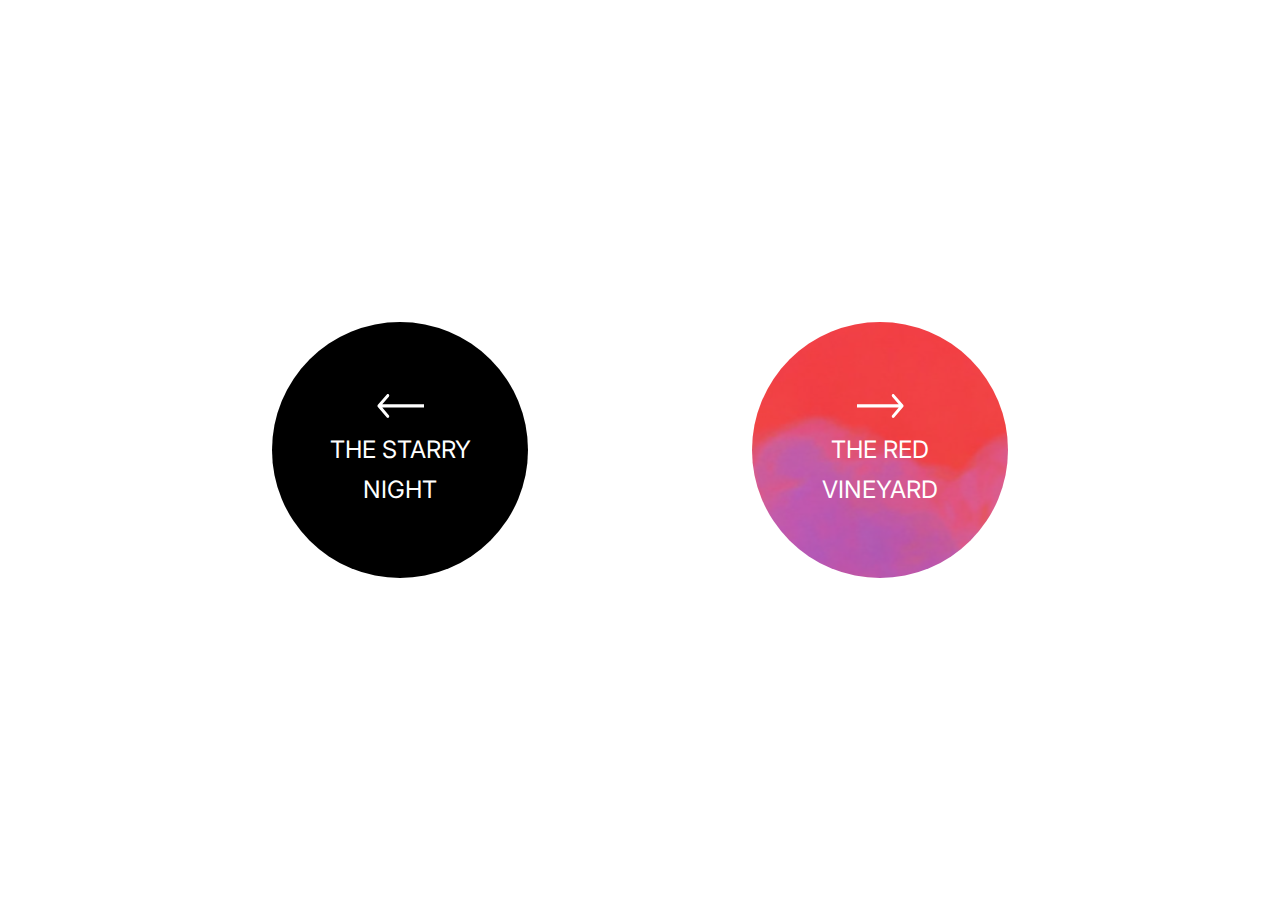
<file: index.html>
<!DOCTYPE html>
<html lang="en">
<head>
    <meta charset="UTF-8">
    <meta http-equiv="X-UA-Compatible" content="IE=edge">
    <meta name="viewport" content="width=device-width, initial-scale=1.0">
    <title>The Night Café</title>
    <link rel="stylesheet" href="style2.css">
    <link rel="preconnect" href="https://fonts.gstatic.com">
    <link href="https://fonts.googleapis.com/css2?family=Inter:wght@100;200;300;400;500;600;700;800;900&display=swap" rel="stylesheet">
</head>
<body>
    <div class="index">
        <button class="btn-plataform2"> <img src="images/arrowback.svg" alt=""> <br>THE STARRY<br>NIGHT</button>
        <a href="home.html"><button class="btn-plataform2"> <img src="images/arrownext.svg" alt=""> <br>THE RED<br>VINEYARD</button></a>
    </div>
</body>
</html>
</file>
<file: style2.css>
*{
    font-family: 'Inter', sans-serif;
}

html, body, div, span, applet, object, iframe,
h1, h2, h3, h4, h5, h6, p, blockquote, pre,
a, abbr, acronym, address, big, cite, code,
del, dfn, em, img, ins, kbd, q, s, samp,
small, strike, strong, sub, sup, tt, var,
b, u, i, center,
dl, dt, dd, ol, ul, li,
fieldset, form, label, legend,
table, caption, tbody, tfoot, thead, tr, th, td,
article, aside, canvas, details, embed, 
figure, figcaption, footer, header, hgroup, 
menu, nav, output, ruby, section, summary,
time, mark, audio, video {
	margin: 0;
	padding: 0;
	border: 0;
	font-size: 100%;
	vertical-align: baseline;
}
article, aside, details, figcaption, figure, 
footer, header, hgroup, menu, nav, section {
	display: block;
}
body {
	line-height: 1;
}
ol, ul {
	list-style: none;
}
blockquote, q {
	quotes: none;
}
blockquote:before, blockquote:after,
q:before, q:after {
	content: '';
	content: none;
}
table {
	border-collapse: collapse;
	border-spacing: 0;
}

.index {
    display: flex; 
    align-items: center;
    justify-content: center;
    width: 100%;
    height: 100vh;
}

.btn-plataform2 {
    height: 16rem;
    width: 16rem;
    border-radius: 50%;
    background-color: black;
    color: white;
    font-size: 1.5rem;
    line-height: 2.5rem;
    text-transform: uppercase;
    cursor: pointer;
    transition: ease-in-out 1s;
    border: none;
    outline: none;

}

.btn-plataform2:hover {
    background-color: rgba(0, 0, 0, 1);
}

.btn-plataform2:last-child {
    background-image: url(images/button.png);
    margin-left: 14rem;
}

@media (max-width: 768px) {
    .index {
        display: flex; 
        align-items: center;
        justify-content: space-around;
        flex-direction: column;
        width: 100%;
        height: 100vh;
    }
    .btn-plataform2:last-child {
        background-image: url(images/button.png);
        margin-left: 0 !important; 
    }

    .btn-plataform2 {
        height: 14rem;
        width: 14rem;
    }
}

@media (max-width: 320px) {
    .btn-plataform2 {
        height: 10rem;
        width: 10rem;
        border-radius: 50%;
        font-size: 1rem;
        line-height: 1.5rem;
}
</file>
